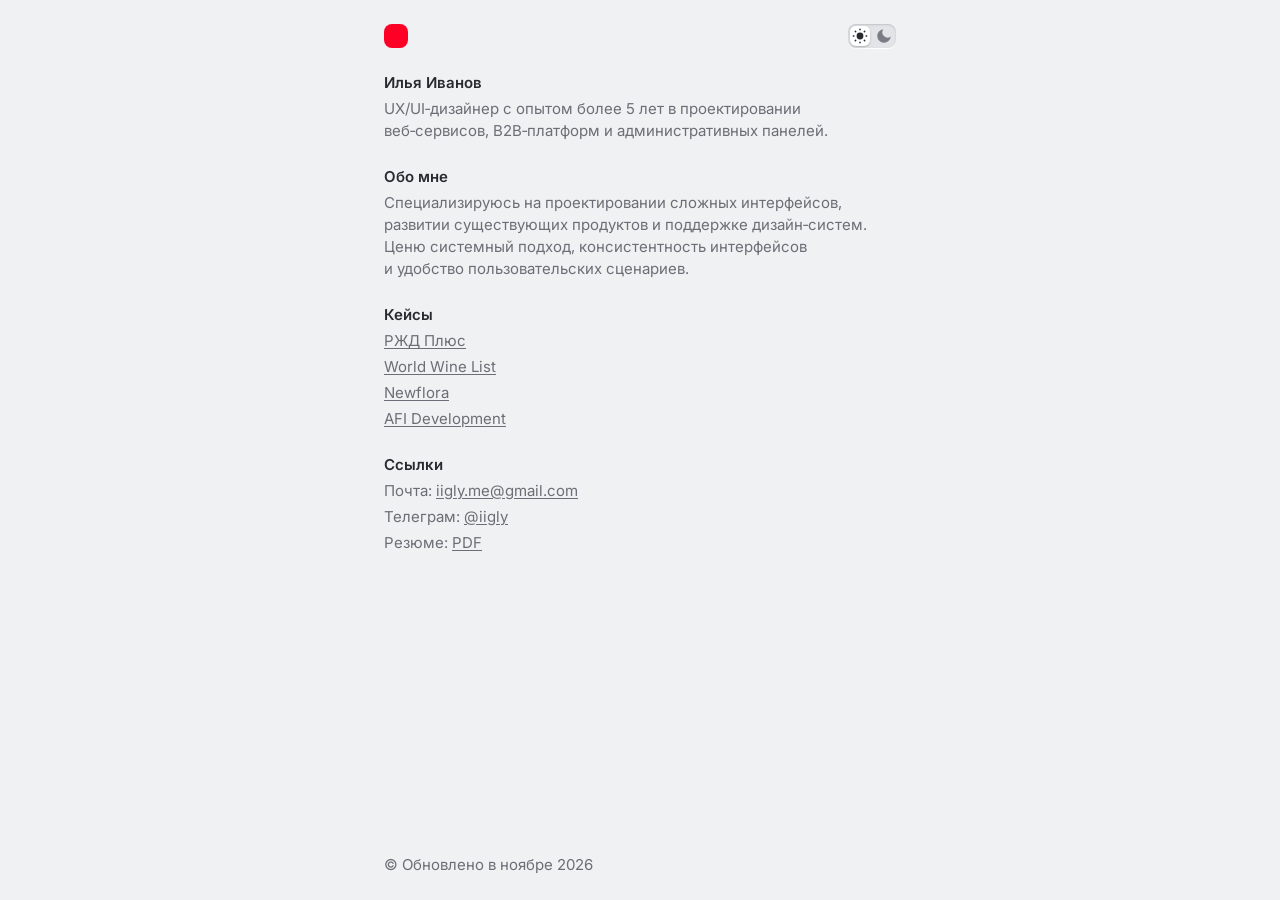
<file: index.html>
<!DOCTYPE html>
<html lang="ru">
<head>
    <meta charset="UTF-8">
    <meta name="viewport" content="width=device-width, initial-scale=1.0">
    <meta name="color-scheme" content="light dark">
    <title>Илья Иванов | UX/UI-дизайнер</title>
    <meta name="description" content="UX/UI-дизайнер с опытом более 5 лет: веб-сервисы, B2B-платформы и административные панели. Кейсы и контакты.">
    <meta property="og:type" content="website">
    <meta property="og:locale" content="ru_RU">
    <meta property="og:site_name" content="Илья Иванов">
    <meta property="og:title" content="Илья Иванов | UX/UI-дизайнер">
    <meta property="og:description" content="UX/UI-дизайнер с опытом более 5 лет: веб-сервисы, B2B-платформы и административные панели. Кейсы и контакты.">
    <meta property="og:url" content="https://iigly.github.io/">
    <meta property="og:image" content="https://iigly.github.io/og-home.png">
    <meta property="og:image:width" content="1200">
    <meta property="og:image:height" content="630">
    <meta name="twitter:card" content="summary_large_image">
    <link rel="preconnect" href="https://fonts.googleapis.com">
    <link rel="preconnect" href="https://fonts.gstatic.com" crossorigin>
    <link href="https://fonts.googleapis.com/css2?family=Inter:wght@400;600&display=swap" rel="stylesheet">
    <script>try{var t=localStorage.getItem("theme");if(t==="light"||t==="dark")document.documentElement.dataset.theme=t}catch(e){}</script>
    <script type="speculationrules">{"prerender":[{"where":{"href_matches":"/*.html"},"eagerness":"moderate"}]}</script>
    <script>addEventListener("pagereveal",function(e){if(!e.viewTransition)return;var r=document.documentElement,f=function(){r.classList.remove("vt-reveal")};r.classList.add("vt-reveal");e.viewTransition.finished.then(f,f)})</script>
    <script>if("IntersectionObserver"in window&&!matchMedia("(prefers-reduced-motion: reduce)").matches)document.documentElement.classList.add("reveal-ready")</script>
    <link rel="stylesheet" href="styles.css">
    <link rel="icon" href="favicon.svg" type="image/svg+xml">
</head>
<body>
    <header>
        <a href="index.html" class="avatar" aria-label="Главная"></a>
        <button type="button" class="theme-toggle" role="switch" aria-checked="false" aria-label="Тёмная тема">
            <span class="theme-toggle-thumb"></span>
            <span class="theme-toggle-icon icon-sun"><svg width="16" height="16" viewBox="0 0 16 16" fill="currentColor" aria-hidden="true"><circle cx="8" cy="8" r="3.4"/><rect x="7.25" y=".6" width="1.5" height="2" rx=".75" transform="rotate(0 8 8)"/><rect x="7.25" y=".6" width="1.5" height="2" rx=".75" transform="rotate(45 8 8)"/><rect x="7.25" y=".6" width="1.5" height="2" rx=".75" transform="rotate(90 8 8)"/><rect x="7.25" y=".6" width="1.5" height="2" rx=".75" transform="rotate(135 8 8)"/><rect x="7.25" y=".6" width="1.5" height="2" rx=".75" transform="rotate(180 8 8)"/><rect x="7.25" y=".6" width="1.5" height="2" rx=".75" transform="rotate(225 8 8)"/><rect x="7.25" y=".6" width="1.5" height="2" rx=".75" transform="rotate(270 8 8)"/><rect x="7.25" y=".6" width="1.5" height="2" rx=".75" transform="rotate(315 8 8)"/></svg></span>
            <span class="theme-toggle-icon icon-moon"><svg width="16" height="16" viewBox="0 0 16 16" fill="currentColor" aria-hidden="true"><path transform="translate(8 8) scale(.75) translate(-12 -12)" d="M21 12.79A9 9 0 1 1 11.21 3 7 7 0 0 0 21 12.79z"/></svg></span>
        </button>
    </header>
    <main>
        <section>
            <h1>Илья Иванов</h1>
            <p>UX/UI‑дизайнер с опытом более 5 лет в проектировании веб‑сервисов, B2B‑платформ и административных панелей.</p>
        </section>
        <section>
            <h2>Обо мне</h2>
            <p>Специализируюсь на проектировании сложных интерфейсов, развитии существующих продуктов и поддержке дизайн‑систем. Ценю системный подход, консистентность интерфейсов и удобство пользовательских сценариев.</p>
        </section>
        <section>
            <h2>Кейсы</h2>
            <ul class="cases">
                <li class="case"><a href="rzd-plus.html">РЖД Плюс</a></li>
                <li class="case"><a href="world-wine-list.html">World Wine List</a></li>
				<li class="case"><a href="newflora.html">Newflora</a></li>
                <li class="case"><a href="afi-development.html">AFI Development</a></li>
            </ul>
        </section>
        <section>
            <h2>Ссылки</h2>
            <ul class="links">
                <li><span>Почта:</span><a class="link" href="mailto:iigly.me@gmail.com">iigly.me@gmail.com</a></li>
                <li><span>Телеграм:</span><a class="link" href="https://t.me/iigly" target="_blank" rel="noopener noreferrer">@iigly</a>
                </li>
                <li><span>Резюме:</span><a class="link" href="https://drive.google.com/file/d/110VhWscG9qoKK9u_SN1Gh811mVZPI6E-/view" target="_blank" rel="noopener noreferrer">PDF</a>
                </li>
            </ul>
        </section>
    </main>
    <footer>
        <div class="footer-bar footer-bar-plain">
            <p>© Обновлено в ноябре 2026</p>
        </div>
    </footer>
    <script src="script.js"></script>
</body>
</html>
</file>
<file: styles.css>
/* theme tokens */

:root {
    color-scheme: light;
    --bg: #F0F1F2;
    --text: #292A2E;
    --muted: #6B6E76;
    --border: #DDDEE1;
    --text-case: #3B3D42;
    --surface: #FFFFFF;
    --accent: #FE0026;
    --overlay: rgba(0, 0, 0, 0.5);
    --on-overlay: #FFFFFF;
    --dash: #C6C9CE;
    --toggle-track: #E3E4E7;
    --toggle-track-shadow: rgba(41, 42, 46, 0.18);
    --toggle-track-edge: rgba(255, 255, 255, 0.9);
    --toggle-cap: #FFFFFF;
    --toggle-cap-icon: #292A2E;
    --toggle-cap-highlight: rgba(255, 255, 255, 0.9);
    --toggle-cap-shadow: rgba(41, 42, 46, 0.28);
    --toggle-icon-off: #7A7D85;
    --frame-bg: #FFFFFF;
    --frame-shadow: 0 0 0 1px rgba(41, 42, 46, 0.05), 0 1px 2px rgba(41, 42, 46, 0.04), 0 4px 8px rgba(41, 42, 46, 0.04), 0 12px 24px rgba(41, 42, 46, 0.05);
}

@media (prefers-color-scheme: dark) {
    :root:not([data-theme="light"]) {
        color-scheme: dark;
        --bg: #151618;
        --text: #ECEDEF;
        --muted: #9C9FA7;
        --border: #2B2D31;
        --text-case: #C8CACF;
        --surface: #1E1F23;
        --accent: #FE0026;
        --overlay: rgba(0, 0, 0, 0.7);
        --on-overlay: #FFFFFF;
        --dash: #3A3C42;
        --toggle-track: #0D0E10;
        --toggle-track-shadow: rgba(0, 0, 0, 0.7);
        --toggle-track-edge: rgba(255, 255, 255, 0.07);
        --toggle-cap: #3A3C42;
        --toggle-cap-icon: #ECEDEF;
        --toggle-cap-highlight: rgba(255, 255, 255, 0.12);
        --toggle-cap-shadow: rgba(0, 0, 0, 0.6);
        --toggle-icon-off: #7C7F87;
        --frame-bg: #1E1F23;
        --frame-shadow: 0 0 0 1px rgba(255, 255, 255, 0.07), 0 1px 2px rgba(0, 0, 0, 0.35), 0 6px 12px rgba(0, 0, 0, 0.3), 0 16px 32px rgba(0, 0, 0, 0.3);
    }
}

:root[data-theme="dark"] {
    color-scheme: dark;
    --bg: #151618;
    --text: #ECEDEF;
    --muted: #9C9FA7;
    --border: #2B2D31;
    --text-case: #C8CACF;
    --surface: #1E1F23;
    --accent: #FE0026;
    --overlay: rgba(0, 0, 0, 0.7);
    --on-overlay: #FFFFFF;
    --dash: #3A3C42;
    --toggle-track: #0D0E10;
    --toggle-track-shadow: rgba(0, 0, 0, 0.7);
    --toggle-track-edge: rgba(255, 255, 255, 0.07);
    --toggle-cap: #3A3C42;
    --toggle-cap-icon: #ECEDEF;
    --toggle-cap-highlight: rgba(255, 255, 255, 0.12);
    --toggle-cap-shadow: rgba(0, 0, 0, 0.6);
    --toggle-icon-off: #7C7F87;
    --frame-bg: #1E1F23;
    --frame-shadow: 0 0 0 1px rgba(255, 255, 255, 0.07), 0 1px 2px rgba(0, 0, 0, 0.35), 0 6px 12px rgba(0, 0, 0, 0.3), 0 16px 32px rgba(0, 0, 0, 0.3);
}

* {
    margin: 0;
    padding: 0;
    box-sizing: border-box;
}

html,
body {
    min-height: 100%;
}

body {
    display: flex;
    flex-direction: column;
    min-height: 100vh;
    background: var(--bg);
    color: var(--text);
    font-family: "Inter", sans-serif;
}

/* layout */

header,
main,
footer {
    width: 100%;
    max-width: 560px;
    margin: 0 auto;
}

header {
    display: flex;
    align-items: center;
    justify-content: space-between;
    padding: 24px;
}

footer {
    padding: 0px 24px 24px;
}

.footer-bar {
    display: flex;
    align-items: center;
    justify-content: space-between;
    padding-top: 24px;
    border-top: 1px solid var(--border);
}

.footer-bar-plain {
    border-top: 0;
}

main {
    flex: 1;
    padding: 0 24px 24px;
}


/* spacing */

section + section {
    margin-top: 24px;
}

/* typography */

h1,
h2 {
    margin-bottom: 4px;
    font-size: 15px;
    line-height: 22px;
    font-weight: 600;
}

p {
    font-size: 15px;
    line-height: 22px;
    font-weight: 400;
    color: var(--muted);
}

/* lists reset */

.cases,
.links {
    list-style: none;
}

/* cases */

.case {
    display: flex;
    align-items: baseline;
    gap: 4px;
}

.case + .case {
    margin-top: 4px;
}

.case a {
    font-size: 15px;
    line-height: 22px;
    font-weight: 400;
    color: var(--muted);
    text-decoration: underline;
    text-underline-offset: 2px;
    transition: color .25s ease;
}

.case a:hover {
    color: var(--text);
}

.case span {
    font-size: 15px;
    line-height: 22px;
    font-weight: 400;
    color: var(--muted);
}

/* links */

.links li {
    display: flex;
    align-items: baseline;
    gap: 4px;
}

.links li + li {
    margin-top: 4px;
}

.links span {
    font-size: 15px;
    line-height: 22px;
    font-weight: 400;
    color: var(--muted);
}

.link {
    font-size: 15px;
    line-height: 22px;
    font-weight: 400;
    color: var(--muted);
    text-decoration: underline;
    text-underline-offset: 2px;
    transition: color .25s ease;
}

.link:hover {
    color: var(--text);
}

/* case page */

.case-page p,
.case-page li {
    color: var(--text-case);
}

.results {
    padding-left: 20px;
}

.results li {
    font-size: 15px;
    line-height: 22px;
    font-weight: 400;
}

.results li + li {
    margin-top: 4px;
}

.callout{
    padding: 16px;
    border-radius: 8px;
    background-color: var(--surface);
}

/* footer */

footer p {
    font-size: 15px;
    line-height: 22px;
    font-weight: 400;
    color: var(--muted);
}

/* image zoom */

.zoom {
    cursor: zoom-in;
}

.image-popup {
    display: none;
    visibility: hidden;
    position: fixed;
    inset: 0;
    z-index: 1000;
    padding: 24px;
    overflow: auto;
}

/* dimmed, blurred backdrop: a separate layer so that it can fade without the image */
.image-popup::before {
    content: "";
    position: fixed;
    inset: 0;
    z-index: -1;
    background: var(--overlay);
    backdrop-filter: blur(4px);
    -webkit-backdrop-filter: blur(4px);
    opacity: 0;
    transition: opacity .4s cubic-bezier(.4, 0, .2, 1);
}

.image-popup.shown::before {
    opacity: 1;
}

.image-popup.active {
    display: flex;
    align-items: center;
    justify-content: center;
}

.image-popup.visible {
    visibility: visible;
}

.image-popup img {
    display: block;
    width: auto;
    height: auto;
    max-width: calc(100vw - 48px);
    max-height: calc(100vh - 48px);
    border-radius: 16px;
}

.image-popup-close {
    position: fixed;
    top: 16px;
    right: 16px;
    width: 40px;
    height: 40px;
    padding: 0;
    border: 0;
    background: none;
    color: var(--on-overlay);
    cursor: pointer;
    display: flex;
    align-items: center;
    justify-content: center;
    opacity: 0;
    transition: opacity .25s ease;
}

.image-popup.shown .image-popup-close {
    opacity: 1;
    transition-delay: .2s;
}

@media (prefers-reduced-motion: reduce) {
    .image-popup::before,
    .image-popup-close {
        transition: none;
    }
}

.image-popup-close svg {
    display: block;
}

/* avatar: a plain red circle, it only stays in place while pages change */

.avatar {
    display: block;
    width: 24px;
    height: 24px;
    border-radius: 8px;
    background: var(--accent);
    view-transition-name: brand-logo;
}

/* theme toggle: a recessed slot with a neutral key */

.theme-toggle {
    --thumb-x: 0px;
    --sun-color: var(--toggle-cap-icon);
    --moon-color: var(--toggle-icon-off);
    position: relative;
    display: block;
    flex: none;
    width: 48px;
    height: 24px;
    padding: 0;
    border: 0;
    border-radius: 8px;
    background: var(--toggle-track);
    box-shadow: inset 0 1px 2px var(--toggle-track-shadow), 0 1px 0 var(--toggle-track-edge);
    cursor: pointer;
    transition: background-color .4s cubic-bezier(.4, 0, .2, 1), box-shadow .4s cubic-bezier(.4, 0, .2, 1);
    view-transition-name: theme-toggle;
}

.theme-toggle::after {
    content: "";
    position: absolute;
    inset: -8px;
}

.theme-toggle-thumb {
    position: absolute;
    top: 2px;
    left: 2px;
    width: 20px;
    height: 20px;
    border-radius: 6px;
    background: var(--toggle-cap);
    box-shadow: inset 0 1px 0 var(--toggle-cap-highlight), 0 1px 2px var(--toggle-cap-shadow);
    transform: translateX(var(--thumb-x));
    transition: transform .5s cubic-bezier(.32, .72, 0, 1), background-color .4s cubic-bezier(.4, 0, .2, 1), box-shadow .4s cubic-bezier(.4, 0, .2, 1);
}

.theme-toggle-icon {
    position: absolute;
    top: 4px;
    width: 16px;
    height: 16px;
    transition: color .4s cubic-bezier(.4, 0, .2, 1);
}

.theme-toggle-icon svg {
    display: block;
    width: 16px;
    height: 16px;
}

.theme-toggle .icon-sun {
    left: 4px;
    color: var(--sun-color);
}

.theme-toggle .icon-moon {
    left: 28px;
    color: var(--moon-color);
}

@media (prefers-color-scheme: dark) {
    :root:not([data-theme="light"]) .theme-toggle {
        --thumb-x: 24px;
        --sun-color: var(--toggle-icon-off);
        --moon-color: var(--toggle-cap-icon);
    }
}

:root[data-theme="dark"] .theme-toggle {
    --thumb-x: 24px;
    --sun-color: var(--toggle-icon-off);
    --moon-color: var(--toggle-cap-icon);
}

@media (prefers-reduced-motion: reduce) {
    .theme-toggle,
    .theme-toggle-thumb,
    .theme-toggle-icon {
        transition: none;
    }
}

/* soft theme change: the class is set briefly by the toggle, the toggle has its own transitions */

.theme-anim,
.theme-anim *:not(.theme-toggle, .theme-toggle *),
.theme-anim *:not(.theme-toggle, .theme-toggle *)::before,
.theme-anim *:not(.theme-toggle, .theme-toggle *)::after {
    transition: background-color .4s cubic-bezier(.4, 0, .2, 1), color .4s cubic-bezier(.4, 0, .2, 1), border-color .4s cubic-bezier(.4, 0, .2, 1), text-decoration-color .4s cubic-bezier(.4, 0, .2, 1), box-shadow .4s cubic-bezier(.4, 0, .2, 1) !important;
}

/* keyboard focus */

:focus-visible {
    outline: 2px solid var(--text);
    outline-offset: 2px;
}

.case a:focus-visible,
.link:focus-visible {
    border-radius: 2px;
}

.zoom:focus-visible {
    border-radius: 16px;
}

.image-popup-close:focus-visible {
    border-radius: 8px;
    outline-color: var(--on-overlay);
}

/* the years next to a case title */

.year {
    color: var(--muted);
    white-space: nowrap;
}

/* case page: framed pictures, self-contained blocks, reveal on scroll */

.frame {
    --bleed: 8px;
    margin: 24px calc(var(--bleed) * -1);
    padding: 8px;
    border-radius: 20px;
    background: var(--frame-bg);
    box-shadow: var(--frame-shadow);
}

@media (min-width: 688px) {
    .frame {
        --bleed: 32px;
    }
}

.frame img {
    display: block;
    width: 100%;
    height: auto;
    border-radius: 12px;
}

/* the last block gets the same air before the footer line as there is between blocks */
.has-blocks {
    padding-bottom: 48px;
}

.block {
    position: relative;
    margin-top: 48px;
    padding-top: 48px;
}

/* the dashed divider between blocks */
.block::before {
    content: "";
    position: absolute;
    top: 0;
    right: 0;
    left: 0;
    height: 1px;
    background: repeating-linear-gradient(to right, var(--dash) 0 8px, transparent 8px 12px);
}

.block-media {
    margin-top: 24px;
    margin-bottom: 0;
}

.block h3 {
    margin-top: 24px;
    margin-bottom: 4px;
    font-size: 15px;
    line-height: 22px;
    font-weight: 600;
}

/* reveal on scroll: the divider draws itself, then the parts of the block rise one after another.
   every part waits until it is well inside the screen (see initReveal) */
.reveal-ready .block::before {
    clip-path: inset(0 100% 0 0);
    transition: clip-path 1s cubic-bezier(.2, .7, .2, 1);
}

.reveal-ready .block.is-started::before {
    clip-path: inset(0);
}

.reveal-ready .block > * {
    opacity: 0;
    transform: translateY(28px);
    transition: opacity .9s cubic-bezier(.2, .7, .2, 1), transform .9s cubic-bezier(.2, .7, .2, 1);
    transition-delay: var(--d, 0ms);
}

.reveal-ready .block > .is-visible {
    opacity: 1;
    transform: none;
}

.reveal-ready .block.is-instant::before,
.reveal-ready .block > .is-instant {
    transition: none;
}

/* page transitions
   1. the old page fades out quickly
   2. the new page appears empty and its blocks fade in one after another, rising a little */

@media (prefers-reduced-motion: no-preference) {
    @view-transition {
        navigation: auto;
    }
}

/* whatever shows behind the snapshots is always the page background */
::view-transition {
    background: var(--bg);
}

::view-transition-old(root),
::view-transition-new(root) {
    mix-blend-mode: normal;
}

::view-transition-old(root) {
    animation: vt-out .18s cubic-bezier(.4, 0, 1, 1) both;
}

/* hidden until the old page is gone, so the two never overlap */
::view-transition-new(root) {
    animation: vt-appear .01s linear .18s both;
}

@media (prefers-reduced-motion: no-preference) {
    .vt-reveal main > *,
    .vt-reveal footer {
        animation: vt-in .5s cubic-bezier(.2, .7, .2, 1) .16s both;
    }

    .vt-reveal main > :nth-child(2) {
        animation-delay: .21s;
    }

    .vt-reveal main > :nth-child(3) {
        animation-delay: .26s;
    }

    .vt-reveal main > :nth-child(4) {
        animation-delay: .31s;
    }

    .vt-reveal main > :nth-child(5) {
        animation-delay: .36s;
    }

    .vt-reveal main > :nth-child(n+6),
    .vt-reveal footer {
        animation-delay: .41s;
    }
}

@keyframes vt-out {
    to {
        opacity: 0;
    }
}

@keyframes vt-appear {
    from {
        opacity: 0;
    }
}

@keyframes vt-in {
    from {
        opacity: 0;
        transform: translateY(8px);
    }
}
</file>
